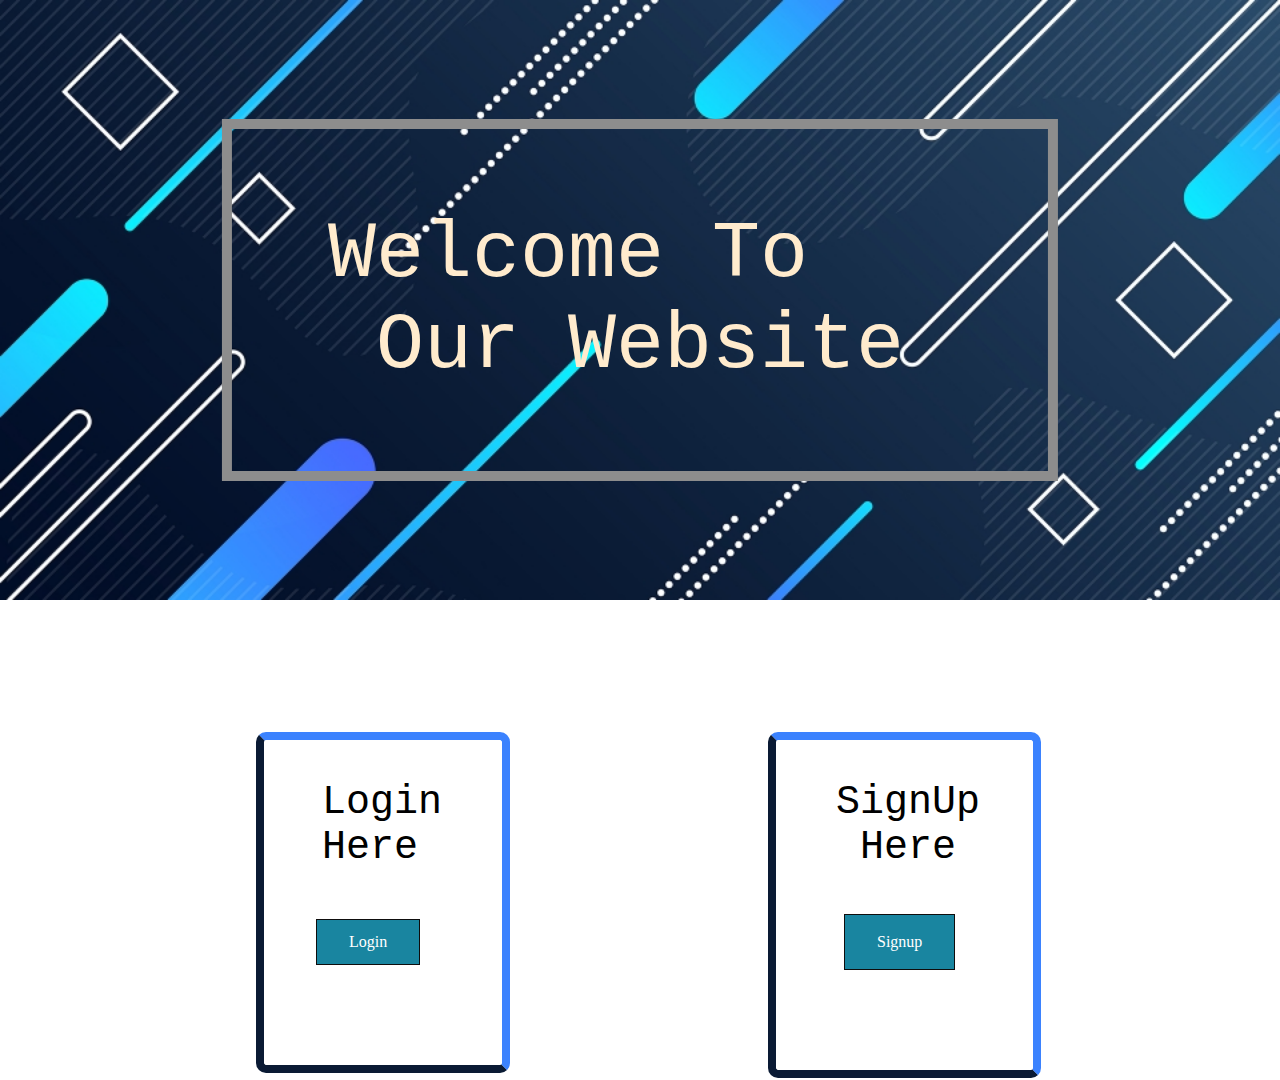
<file: MERN_Stack/Assignment_3/index.html>
<!DOCTYPE html>
<html lang="en">
<head>
    <!-- <meta charset="UTF-8"> -->
    <!-- <meta http-equiv="X-UA-Compatible" content="IE=edge"> -->
    <!-- <meta name="viewport" content="width=device-width, initial-scale=1.0"> -->
    <link rel="stylesheet" href="style.css">
    <title >Home</title>
</head>
<body>


      

               

                    
            <div class="container">

                <img src="./Image/image1.jpg"  width="100%" height="600px"/>           
                
                


                    <div class="mid"><pre>  Welcome To     
Our Website</pre> </div>

<div class="login1"><pre>  Login
  Here</pre>
  <a class="login"href="./Login.html"> Login </a> 
</div>
<div class="SignUp1"><pre>SignUp 
 Here</pre>
<a class="signup" href="./Signup.html"> Signup</a>   
</div>
            </div>        
            
   
</body>
</html>
</file>
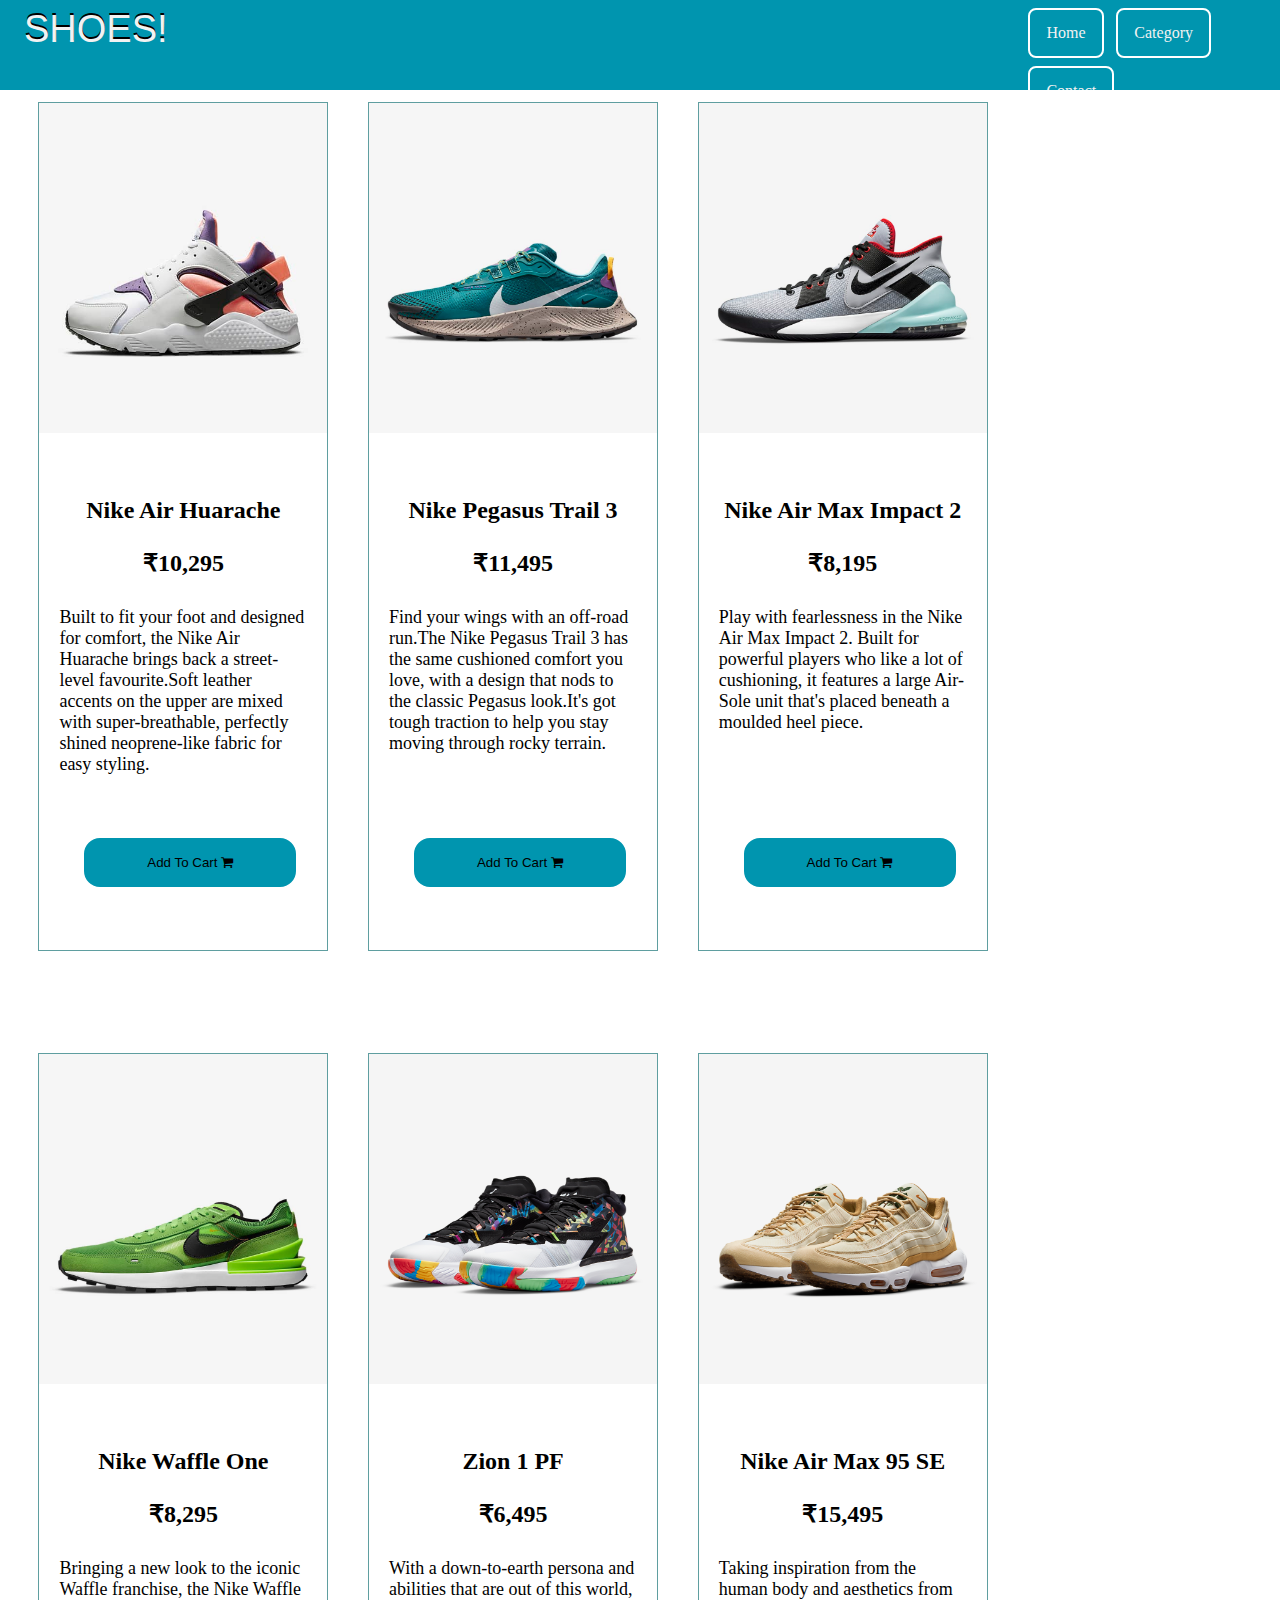
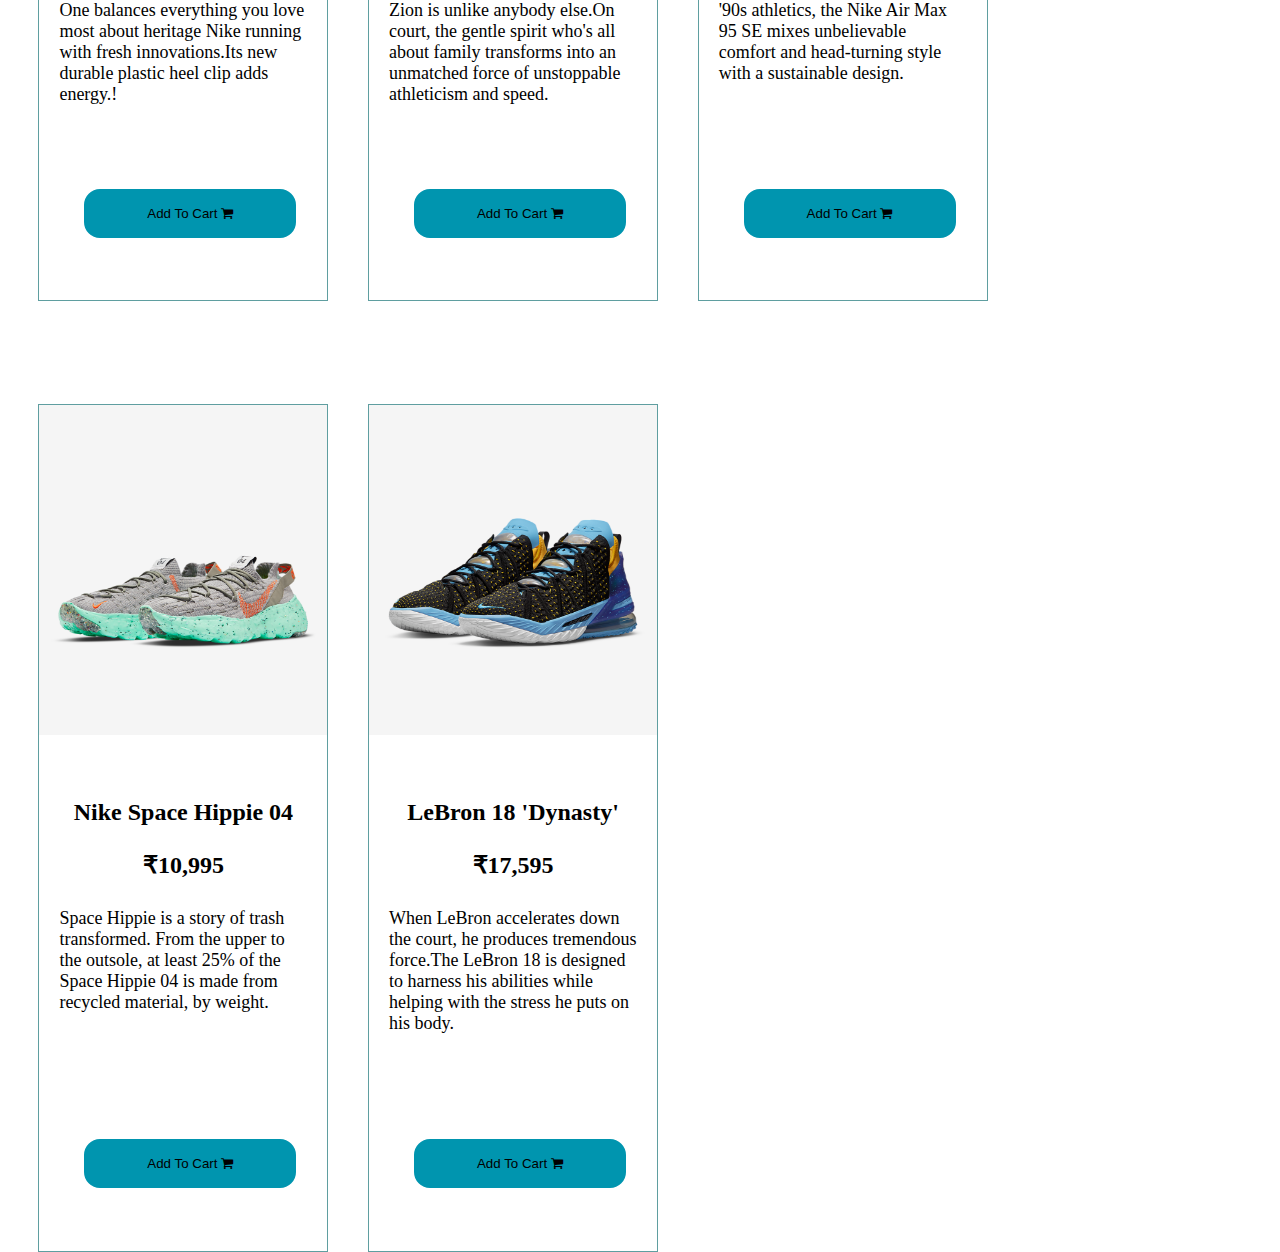
<file: MERN_Stack/Assignment_4/index.html>
<!DOCTYPE html>
<html lang="en">
<head>
    <meta charset="UTF-8">
    <meta http-equiv="X-UA-Compatible" content="IE=edge">
    <meta name="viewport" content="width=device-width, initial-scale=1.0">
    <!-- <link rel="stylesheet" href="https://maxcdn.bootstrapcdn.com/bootstrap/4.0.0/css/bootstrap.min.css" integrity="sha384-Gn5384xqQ1aoWXA+058RXPxPg6fy4IWvTNh0E263XmFcJlSAwiGgFAW/dAiS6JXm" crossorigin="anonymous"> -->
    <link rel="stylesheet" href="https://cdnjs.cloudflare.com/ajax/libs/font-awesome/4.7.0/css/font-awesome.min.css">
    <link rel="stylesheet" href="./Style.css">
   
    <title>Document</title>
</head>
<body>
  
       
       
        <div class="navbar">
         
          <a id="name" href="#">SHOES!</a>
          <a id="nav" href="#">Home</a>
          <a id="nav" href="#">Category</a>
          <a id="nav" href="#">Contact</a>
        </div>
          
      <!-- </nav> -->

        <div class="card"  style="width: 18rem;">
          <img class="card-img-top" src="./Image/Nike1.jpg" alt="Card image cap" height="100px" width="100%">
          <div class="card-body">
            <h5 class="card-title">Nike Air Huarache</h5>
            <h2>₹10,295</h2>
            <p class="card-text">Built to fit your foot and designed for comfort, the Nike Air Huarache brings back a street-level favourite.Soft leather accents on the upper are mixed with super-breathable, perfectly shined neoprene-like fabric for easy styling. </p>
            
               
            <button href="#" id="addToCart" onclick="alert('Added To Cart')">Add To Cart <i class="fa fa-shopping-cart"></i></button>    
          </div>
         
        </div>
        <div class="card"  style="width: 18rem;">
          <img class="card-img-top" src="./Image/nike2.jpg" alt="Card image cap" height="100px"  width="100%">
          <div class="card-body">
            <h5 class="card-title">Nike Pegasus Trail 3</h5>
            <h2>
              ₹11,495</h2>
            <p class="card-text">Find your wings with an off-road run.The Nike Pegasus Trail 3 has the same cushioned comfort you love, with a design that nods to the classic Pegasus look.It's got tough traction to help you stay moving through rocky terrain.</p>
            <button href="#" id="addToCart" onclick="alert('Added To Cart')">Add To Cart <i class="fa fa-shopping-cart"></i> </button>
          </div>
        </div>
        <div class="card"  style="width: 18rem;">
          <img class="card-img-top" src="./Image/nike3.jpg" alt="Card image cap" height="100px"  width="100%">
          <div class="card-body">
            <h5 class="card-title">Nike Air Max Impact 2
        
            </h5>
            <h2>₹8,195</h2>
          <p class="card-text">Play with fearlessness in the Nike Air Max Impact 2. Built for powerful players who like a lot of cushioning, it features a large Air-Sole unit that's placed beneath a moulded heel piece.</p>
                <button href="#" id="addToCart" onclick="alert('Added To Cart')">Add To Cart <i class="fa fa-shopping-cart"></i></button>
          </div>
        </div>
        <div class="card"  style="width: 18rem;">
          <img class="card-img-top" src="./Image/Nike4.jpg" alt="Card image cap" height="100px"  width="100%">
          <div class="card-body">
            <h5 class="card-title">Nike Waffle One</h5>
            <h2>₹8,295</h2>
            <p class="card-text">Bringing a new look to the iconic Waffle franchise, the Nike Waffle One balances everything you love most about heritage Nike running with fresh innovations.Its new durable plastic heel clip adds energy.!</p>
                  <button href="#" id="addToCart" onclick="alert('Added To Cart')">Add To Cart <i class="fa fa-shopping-cart"></i></button>
          </div>
        </div>
        <div class="card"  style="width: 18rem;">
          <img class="card-img-top" src="./Image/nike5.jpg" alt="Card image cap" height="100px"  width="100%">
          <div class="card-body">
            <h5 class="card-title">Zion 1 PF</h5>
            <h2>₹6,495</h2>
            <p class="card-text">With a down-to-earth persona and abilities that are out of this world, Zion is unlike anybody else.On court, the gentle spirit who's all about family transforms into an unmatched force of unstoppable athleticism and speed.</p>
                  <button href="#" id="addToCart" onclick="alert('Added To Cart')">Add To Cart <i class="fa fa-shopping-cart"></i></button>
          </div>
        </div>
        <div class="card"  style="width: 18rem;">
          <img class="card-img-top" src="./Image/nike6.png" alt="Card image cap" height="100px" width="100%">
          <div class="card-body">
            <h5 class="card-title">Nike Air Max 95 SE</h5>
            <h2>₹15,495</h2>
            <p class="card-text">Taking inspiration from the human body and aesthetics from '90s athletics, the Nike Air Max 95 SE mixes unbelievable comfort and head-turning style with a sustainable design. </p>
                        <button href="#" id="addToCart" onclick="alert('Added To Cart')">Add To Cart <i class="fa fa-shopping-cart"></i></button>
          </div>
        </div>
        <div class="card"  style="width: 18rem;">
          <img class="card-img-top" src="./Image/nike7.png" alt="Card image cap" height="100px" width="100%">
          <div class="card-body">
            <h5 class="card-title">Nike Space Hippie 04</h5>
            <h2>₹10,995</h2>
            <p class="card-text">Space Hippie is a story of trash transformed. From the upper to the outsole, at least 25% of the Space Hippie 04 is made from recycled material, by weight. </p>
                     <button href="#" id="addToCart" onclick="alert('Added To Cart')">Add To Cart <i class="fa fa-shopping-cart"></i></button>
          </div>
        </div>
        <div class="card"  style="width: 18rem;">
          <img class="card-img-top" src="./Image/nike8.png" alt="Card image cap" height="100px" width="100%">
          <div class="card-body">
            <h5 class="card-title">LeBron 18 'Dynasty'</h5>
            <h2>₹17,595</h2>
            <p class="card-text">When LeBron accelerates down the court, he produces tremendous force.The LeBron 18 is designed to harness his abilities while helping with the stress he puts on his body.</p>
                      <button href="#" id="addToCart" onclick="alert('Added To Cart')">Add To Cart <i class="fa fa-shopping-cart"></i>  </button>
          </div>
        </div>
      
</body>
</html>
</file>
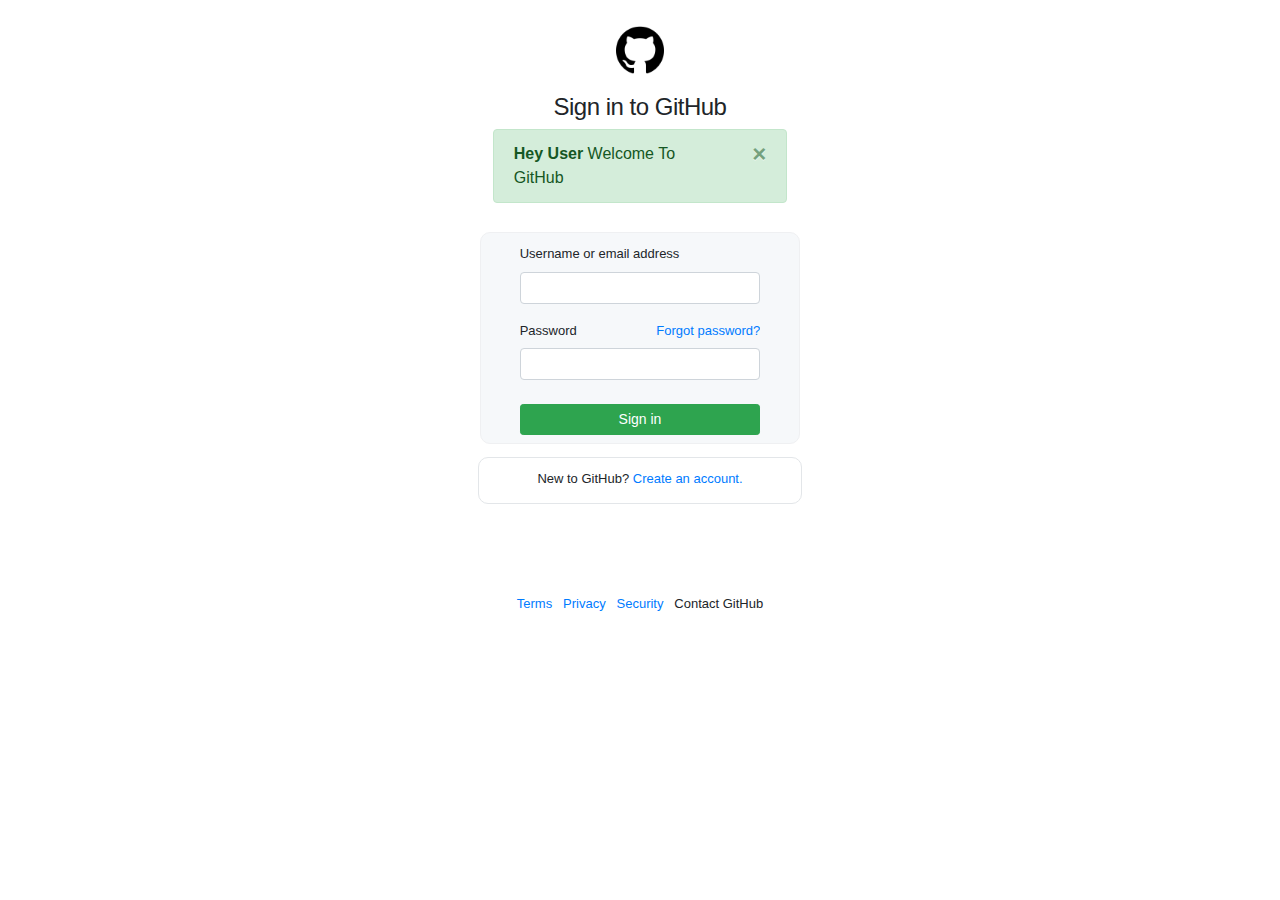
<file: MERN_Stack/Assignment_5/index.html>
<!DOCTYPE html>
<html lang="en">
<head>
    <meta charset="UTF-8">
    <meta http-equiv="X-UA-Compatible" content="IE=edge">
    <meta name="viewport" content="width=device-width, initial-scale=1.0">
    <link rel="stylesheet" href="https://maxcdn.bootstrapcdn.com/bootstrap/4.0.0/css/bootstrap.min.css" integrity="sha384-Gn5384xqQ1aoWXA+058RXPxPg6fy4IWvTNh0E263XmFcJlSAwiGgFAW/dAiS6JXm" crossorigin="anonymous">
    <link rel="stylesheet" href="https://cdnjs.cloudflare.com/ajax/libs/font-awesome/4.7.0/css/font-awesome.min.css">
    <link rel="stylesheet" href="./style.css">
    <script src="https://code.jquery.com/jquery-3.5.1.slim.min.js" integrity="sha384-DfXdz2htPH0lsSSs5nCTpuj/zy4C+OGpamoFVy38MVBnE+IbbVYUew+OrCXaRkfj" crossorigin="anonymous"></script>

<script src="https://cdn.jsdelivr.net/npm/bootstrap@4.5.3/dist/js/bootstrap.bundle.min.js" integrity="sha384-ho+j7jyWK8fNQe+A12Hb8AhRq26LrZ/JpcUGGOn+Y7RsweNrtN/tE3MoK7ZeZDyx" crossorigin="anonymous"></script>

    <title>Document</title>
</head>
<body>

        <img src="./image/logo.png" height="48" width="48" />


    <h1>Sign in to GitHub</h1>
    <div class="d-flex justify-content-center">
    <div class="alert alert-success alert-dismissible fade show" role="alert">
        <strong>Hey User</strong> Welcome To GitHub
        <button type="button" class="close" data-dismiss="alert" aria-label="Close">
          <span aria-hidden="true">&times;</span>
        </button>
      </div>
</div>


    <div class="d-flex justify-content-center"> 
        <div class="box">
           <form action="./index.html">            <label for="exampleInputEmail1">Username or email address</label>
            <br/>
       
            <input type="email" class="form-control" id="exampleInputEmail1" aria-describedby="emailHelp" required /> 
            <label for="exampleInputPassword1"><pre class="pre">Password                      <a href="#">Forgot password?</a></pre></label>
            <!-- <br> -->
            <input type="password" class="form-control" id="exampleInputPassword1" required /> 
            <button type="submit" class="btn btn-sm btn-block" id="btnShow" >Sign in</button>
        </form>

        </div>
        
    
    </div>
    
    <div class="d-flex justify-content-center">
        <div class="box1">
           
            <label>New to GitHub? <a href="#">Create an account.</a> </label>
        
        </div>

    </div>


            <pre><a href="#">Terms  </a> <a href="#">Privacy  </a> <a href="#">Security  </a> Contact GitHub</pre>


    
    
    
</body>
</html>
</file>
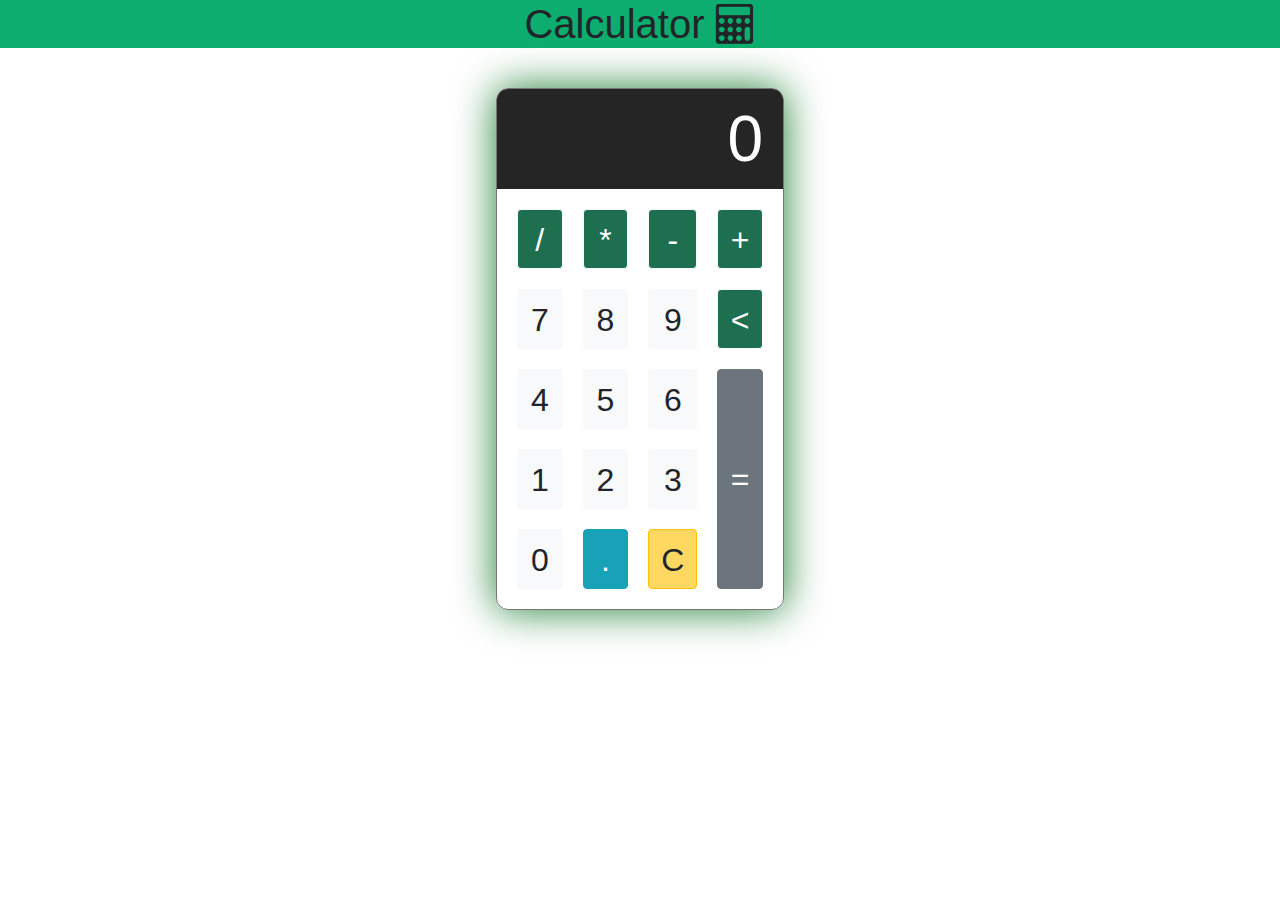
<file: MERN_Stack/Assignment_6 Calculator/index.html>
<!DOCTYPE html>
<html lang="en">
<head>
    <meta charset="UTF-8">
    <meta http-equiv="X-UA-Compatible" content="IE=edge">
    <meta name="viewport" content="width=device-width, initial-scale=1.0">
    <title>Calculator</title>
    <link rel="stylesheet" href="./style.css">
    <link rel="stylesheet" href="https://maxcdn.bootstrapcdn.com/bootstrap/4.0.0/css/bootstrap.min.css" integrity="sha384-Gn5384xqQ1aoWXA+058RXPxPg6fy4IWvTNh0E263XmFcJlSAwiGgFAW/dAiS6JXm" crossorigin="anonymous">
    <link rel="stylesheet" href="https://cdnjs.cloudflare.com/ajax/libs/font-awesome/4.7.0/css/font-awesome.min.css">
    <script src="https://code.jquery.com/jquery-3.5.1.slim.min.js" integrity="sha384-DfXdz2htPH0lsSSs5nCTpuj/zy4C+OGpamoFVy38MVBnE+IbbVYUew+OrCXaRkfj" crossorigin="anonymous"></script>

<script src="https://cdn.jsdelivr.net/npm/bootstrap@4.5.3/dist/js/bootstrap.bundle.min.js" integrity="sha384-ho+j7jyWK8fNQe+A12Hb8AhRq26LrZ/JpcUGGOn+Y7RsweNrtN/tE3MoK7ZeZDyx" crossorigin="anonymous"></script>


</head>
<body>
<h1>Calculator  <i class="fa fa-calculator" aria-hidden="true"></i></h1>    

    <div class="d-flex justify-content-center"> 
        <div class="Calculator">
       <input type="text" class="screen" id="screen" value="0" disabled />
       <!-- <div class="screen">0</div> -->
        
        <div class="calculator-key">
        
            
              
                <button type="button"  class="operator btn btn-success" data-action="divide" value="/"> / </button>
                <button type="button"  class="operator btn btn-success" data-action="multiply" value="*"> * </button>
                <button type="button"  class="operator btn btn-success" data-action="subtract" value="-"> - </button>
                <button type="button"  class="operator btn btn-success" data-action="add" value="+"> + </button>
                <button type="button"  class="btn btn-light waves-effect" value="7"> 7 </button>
                <button type="button"  class="btn btn-light waves-effect" value="8"> 8 </button>
                <button type="button"  class="btn btn-light waves-effect" value="9"> 9 </button>
                <button type="button"  class="operator btn btn-success"  data-action="backspace" value="<-"><</button>
                <button type="button"  class="btn btn-light waves-effect" value="4"> 4 </button>
                <button type="button"  class="btn btn-light waves-effect" value="5"> 5 </button>
                <button type="button"  class="btn btn-light waves-effect" value="6"> 6 </button>
                <button type="button"  class="btn btn-light waves-effect" value="1"> 1 </button>
                <button type="button"  class="btn btn-light waves-effect" value="2"> 2 </button>
                <button type="button"  class="btn btn-light waves-effect" value="3"> 3 </button>
                <button type="button"  class="btn btn-light waves-effect" value="0"> 0 </button>
                <button type="button"  class="btn btn-info waves-effect" data-action="decimal"  value="." id="."> . </button>
                <button type="button"  class="btn btn-warning waves-effect" data-action="clear" value="C"> C </button>
                <button type="button" class="equal-sign operator btn btn-secondary" data-action="equal" value="=">=</button>
                
            </div>
    </div>

        </div>

</body>
<script src="./index.js"></script>
</html>
</file>
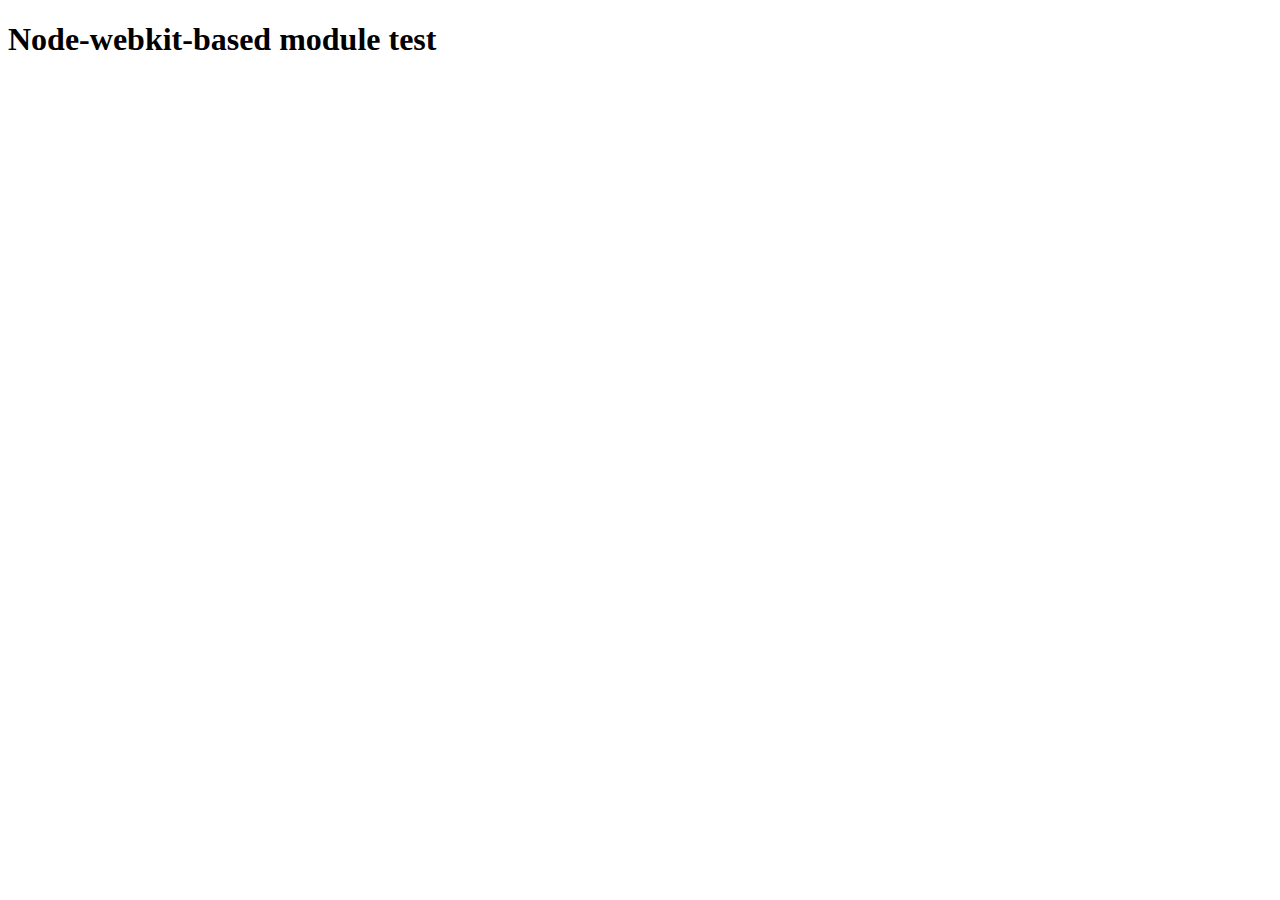
<file: MERN_Stack/Assignment_7/node_modules/@mapbox/node-pre-gyp/lib/util/nw-pre-gyp/index.html>
<!doctype html>
<html>
<head>
<meta charset="utf-8">
<title>Node-webkit-based module test</title>
<script>
function nwModuleTest(){
   var util = require('util');
   var moduleFolder = require('nw.gui').App.argv[0];
   try {
      require(moduleFolder);
   } catch(e) {
      if( process.platform !== 'win32' ){
         util.log('nw-pre-gyp error:');
         util.log(e.stack);
      }
      process.exit(1);
   }
   process.exit(0);
}
</script>
</head>
<body onload="nwModuleTest()">
<h1>Node-webkit-based module test</h1>
</body>
</html>
</file>
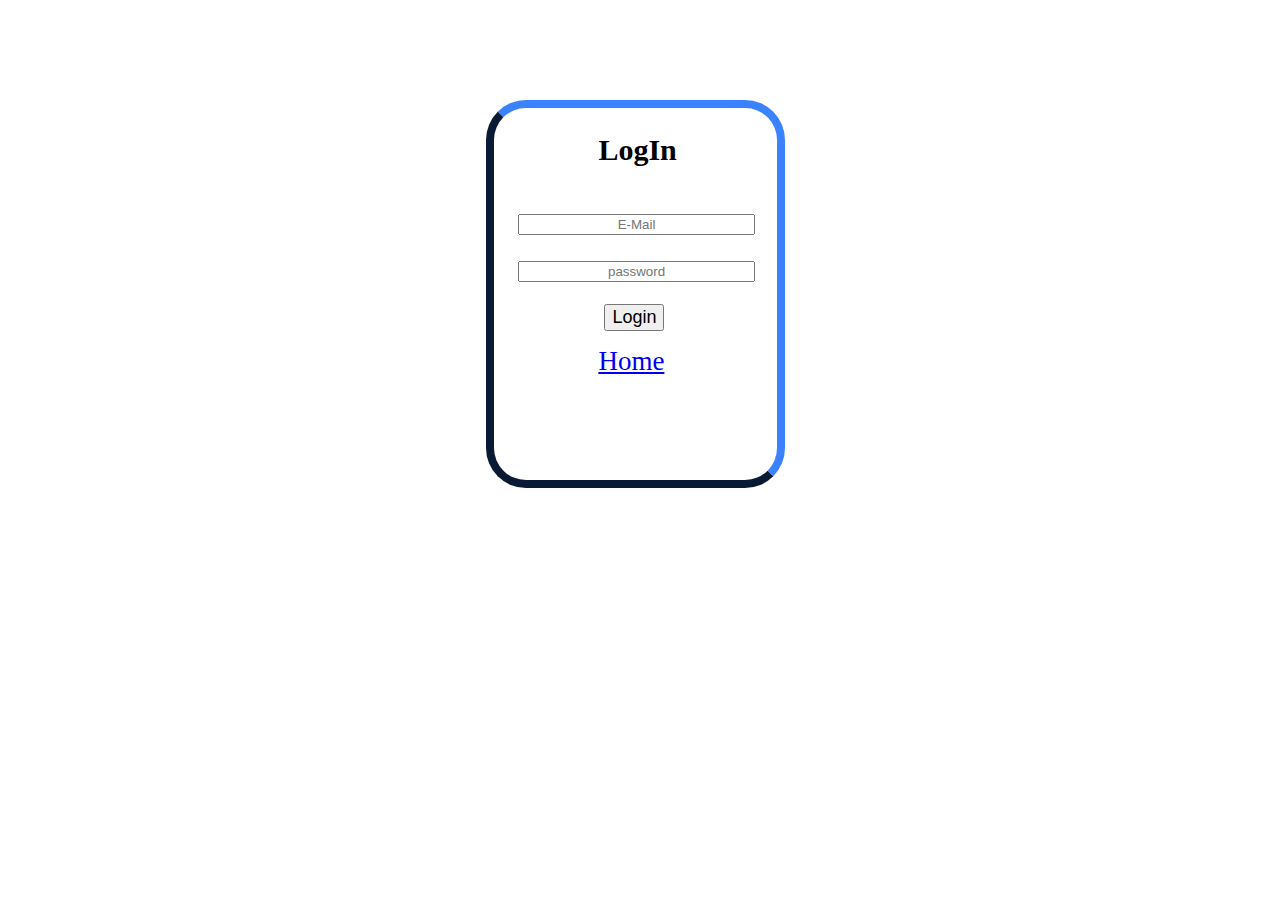
<file: MERN_Stack/Assignment_3/Login.html>
<!DOCTYPE html>
<html lang="en">
<head>
    <meta charset="UTF-8">
    <meta http-equiv="X-UA-Compatible" content="IE=edge">
    <meta name="viewport" content="width=device-width, initial-scale=1.0">
    <link rel="stylesheet" href="style.css">
    <title>Document</title>
</head>
<body >  
    <div class="L_login1">
        <h2 class="h2">LogIn</h2>
        <form action="./index.html">        <input type="email" placeholder="E-Mail" class="tag" required/>
        <input type="password" placeholder="password" class="tag" required/>
       <!-- <input type="button"  value="Login"  /> -->
       <input type="submit" class="submit" value="Login" />
    </form>


       <a  href="./index.html"> Home </a> 
      </div>
</body>
</html>
</file>
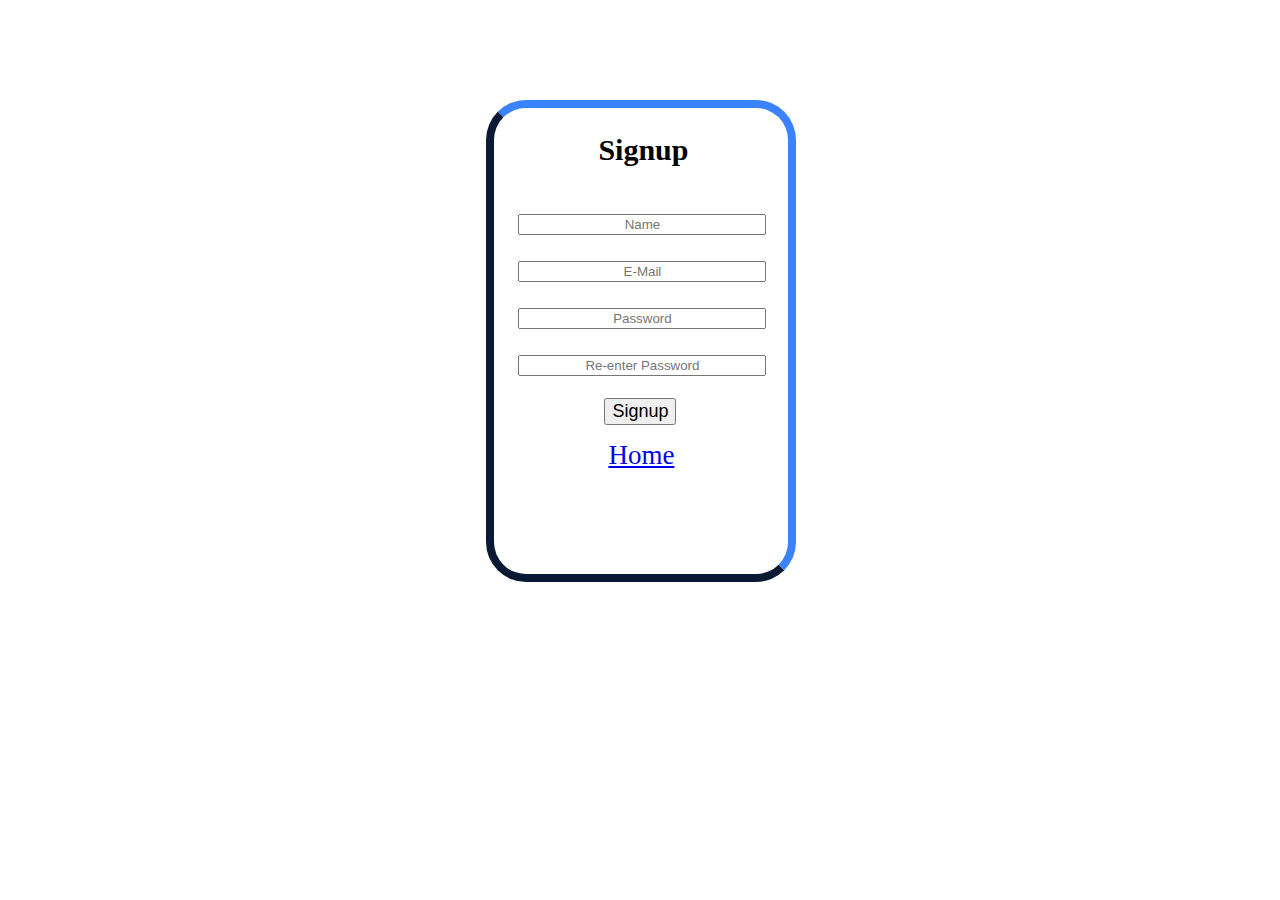
<file: MERN_Stack/Assignment_3/Signup.html>
<!DOCTYPE html>
<html lang="en">
<head>
    <meta charset="UTF-8">
    <meta http-equiv="X-UA-Compatible" content="IE=edge">
    <meta name="viewport" content="width=device-width, initial-scale=1.0">
    <link rel="stylesheet" href="style.css">
    <title>Document</title>
</head>
<body>
    <div class="L_login1">
        <h2 class="h2">Signup</h2>
        <form action="./index.html">
        <input type="text" placeholder="Name" class="tag" required />
        <input type="email" placeholder="E-Mail" class="tag" required/>
        <input type="password" placeholder="Password" class="tag" required/>
        <input type="password" placeholder="Re-enter Password" class="tag" required />
       <input  type="submit" class="submit" value="Signup"   />
    </form>
       <a href="./index.html" class="a1"> Home </a> 
      </div>
</body>
</html>
</file>
<file: MERN_Stack/Assignment_3/style.css>
.mid{
     text-align: center !important;
     color: blanchedalmond;
    font-size: 80px;
    font-family: 'Lucida Sans', 'Lucida Sans Regular', 'Lucida Grande', 'Lucida Sans Unicode', Geneva, Verdana, sans-serif;
    
    
    
        border: 1px solid rgb(141, 141, 141);
        border-width: 10px; 
       

        position: absolute;
        top: 300px;
        left: 50%;
        transform : translate(-50%, -50%);
}




     
        .login1 .login {
            background-color:#1985a0;
            border: 1px solid rgb(14, 13, 13);
            color: white;
            /* position: absolute; */
            padding: 13px 32px;
            margin-left: 42px;
            text-align: center;
            text-decoration: none;
            display: inline-block;
            font-size: 16px;
          }
          .SignUp1 .signup {
            background-color: #1985a0;
            border: 1px solid rgb(14, 13, 13);
            color: white;
            padding: 18px 32px;
            margin-left: 8px;
            text-align: center;
            text-decoration: none;
            display: inline-block;
            font-size: 16px;
          }
      





            .login1{
                border: #3b82fe 8px solid;
                border-left-color: rgb(10 26 52);
                border-bottom-color:rgb(10 26 52);
                padding-left: 10px;
                font-size: 40px;
                border-radius: 10px;

                    position: absolute;
                margin-top: 10%;
                padding-bottom: 100px;
                padding-right: 60px;
                    margin-left: 20%; 
                         margin-right: 900px;
                         margin-bottom: 200px;
            }
            .L_login1{
                border: #3b82fe 8px solid;
                border-left-color: rgb(10 26 52);
                border-bottom-color:rgb(10 26 52);
                padding-left: 50px;
                font-size: 40px;
                border-radius: 40px;
/* padding-right: 50px; */
                    position: absolute;
                margin-top: 100px;
                padding-bottom: 100px;
                padding-right: 100px;
                    margin-left: 38%; 
                    margin-right: 900px;

            }
            @media screen and (max-width: 600px) {
                .L_login1{
                    border: #3b82fe 8px solid;
                    border-left-color: rgb(10 26 52);
                    border-bottom-color:rgb(10 26 52);
                    padding-left: 50px;
                    font-size: 40px;
                    border-radius: 40px;
    /* padding-right: 50px; */
                        position: absolute;
                    margin-top: 100px;
                    padding-bottom: 100px;
                    padding-right: 100px;
                        margin-left: 11%; 

    
                }
              }
            .tag{
                margin-left: -26px;
                text-align: center;
                width: 100%;
                padding-left: 50px;
                padding-right: 50px;
            }
            .h2{
                font-size: 30px;
                padding-left: 54px;
                /* text-align: center; */
            }
.submit{
    text-align: center;
    margin-left: 60px;
    /* margin-right: 50px; */
    /* margin-right: 120px; */
    font-size: 18px;
}
a{
    font-size: 27px;
    padding-left: 54px
}
.a1{
    padding-left: 64px;
}
            .SignUp1{ 
                border: #3b82fe 8px solid;
                border-left-color: rgb(10 26 52);
                border-bottom-color:rgb(10 26 52);
                border-radius: 10px;
                padding-left: 60px;
                font-size: 40px;
                
                padding-right: 29px;
                    position: absolute;
                margin-top: 10%;
                padding-bottom: 100px;
                    margin-left: 60%;
                 margin-right: 900px;            
                   } 
                   
                   body{
            margin: 0px;
        }
</file>
<file: MERN_Stack/Assignment_4/Style.css>
.navbar-collapse{
    margin-left: 76%;
}
body{
    margin-top: 14%;
}

    .card{
        /* padding-left: 1%; */
        /* padding-top: 1%; */
        float: left;
        margin-left: 3%;
            border: 1px cadetblue solid;
        margin-right: 0.1%;
            margin-top: 8%;
            
    }

        


    .card-img-top {
        height: 330px;
    }


        .card-body {
    -webkit-box-flex: 1;
    -ms-flex: 1 1 auto;
    flex: 1 1 auto;
    height: 334px;
    padding: 1.25rem;
    margin-bottom: 48%;
}


    .card-text{
            padding-top: 4%;
        height: 40%;
        font-size:18px;
        /* padding-bottom: 10%; */
    }
.card-title{
    margin-bottom: 10%;
     text-align: center;
    font-size: 24px;
    
}


#addToCart{
   
    border-radius: 16px;
    border: 16px solid #0095af;
    margin-top: 32%;
    background: #0095af;
    color: black;
    border-radius: 16px;
    margin-left: 10%;
    padding-left: 19%;
    padding-right: 19%;
    margin-bottom: 10%;
}
#addToCart:hover{
   cursor: pointer;
}
        .card-text{
            height: 1;
        }


        .navbar {
            overflow: hidden;
            background-color: rgb(0, 149, 175);
            position: fixed; /* Set the navbar to fixed position */
            top: 0; /* Position the navbar at the top of the page */
            width: 100%; /* Full width */
            height: 10%;
          }
          
          /* Links inside the navbar */
          .navbar a {
              
              margin-top: 8px;
            float: left;
            display: block;
            color: #f2f2f2;
            text-align: center;
            padding: 14px 16px;
            text-decoration: none;
          }
          #name{
                    padding-top: inherit;
              font-family: 'Gill Sans', 'Gill Sans MT', Calibri, 'Trebuchet MS', sans-serif;
              /* font-size: 18px; */

                font-size: 38px;
              margin-left: 8px;
              margin-right:65%  ;
              /* border: 2px solid black; */
            /* border-radius: 38px; */
            text-shadow: 0px -2px #000;
              
          }
          #name:hover{

                color: black !important;
                text-shadow: 0px 2px rgb(214, 206, 206);
        
          }
          #nav{
              /* margin-left: 77%; */
              border: 2px solid rgb(255, 255, 255);
              border-radius: 8px;
              margin-left: 1%;
          }
          #nav:hover{
            border: 2px solid rgb(10, 8, 8);
              border-radius: 8px;
            }
          
          /* Change background on mouse-over */
          .navbar a:hover {
            /* background: #ddd; */
            color: black;
          }
          
          /* Main content */
          .main {
            margin-top: 30px; /* Add a top margin to avoid content overlay */
          }
          body{
              margin: 0px;
          }
          @media screen and (max-width: 600px) {

            .card{

                float: left;
                margin-top:24% !important;
                margin-left: 10%;
                    border: 1px cadetblue solid;
                margin-right: 0.1%;
                    /* margin-top: 8%; */
                    
            }
            #name{
                padding-top: 8px !important;
                font-family: 'Gill Sans', 'Gill Sans MT', Calibri, 'Trebuchet MS', sans-serif;
                /* font-size: 18px; */
                text-align: center;
                margin-left: 34% !important;
                margin-right:72%  ;
                border: none !important;
              border-radius: 38px;
              font-size: 30px;
              text-shadow: 0px -2px #000;
                
            }
        }
        h2{
            margin-top: 2%;
            text-align: center;
        }
</file>
<file: MERN_Stack/Assignment_5/style.css>
h1{
    font-family:Impact, Haettenschweiler, 'Arial Narrow Bold', sans-serif
}
.alert{
    /* display:none; */
    width:23%;    
     
  }
.box{
    padding: 8px 39px 8px 39px;
    /* padding-left: 100px;
    padding-right: 100px; */
    margin-top: 1%;
    background-color: #f6f8fa;
    border-radius: 10px;
    border: 1px solid #eff0f2;
}
 .btn-block{
     background-color: #2ea44f;
     border-color: #2ea44f;
    margin-top: 10%;
    color: white;
}
.btn-primary:hover {
    color: none;

    background-color: #2ea44f;
    border-color: #2ea44f;
}
label{
    font-size: 13px;
}
h1{
    text-align: center;
    font-size: 24px;
    font-weight: 300;
    letter-spacing: -.5px;
    font-family: -apple-system,BlinkMacSystemFont,Segoe UI,Helvetica,Arial,sans-serif,Apple Color Emoji,Segoe UI Emoji;
    margin-top: 19px;
}
img{
    
    display: block;  

        margin-top: 2%;
    margin-left: auto;  
    margin-right: auto;  
}
.form-control {
    display: block;
    width: 100%;
    height: 16%;
}

.box1{
    padding: 10px 58px 7px 58px;
    /* padding-left: 100px;
    padding-right: 100px; */
    margin-top: 1%;
    background-color: #ffffff;
    border-radius: 10px;
    border: 1px solid #e3e6e9;
    font-size: 14px;
}
pre{
    text-align: center;
    margin-top: 7%;
    font-size:small;
    font-family: -apple-system,BlinkMacSystemFont,Segoe UI,Helvetica,Arial,sans-serif,Apple Color Emoji,Segoe UI Emoji;

}
 .pre{
     /* margin-top: 7%; */
     margin-bottom: 0%;
 }


 @media screen and (max-width: 600px) {
    .box1{
        margin-top: 3% !important;
        padding: 10px 58px 7px 58px;
        /* padding-left: 100px;
        padding-right: 100px; */
        margin-top: 3%;
        background-color: #ffffff;
        border-radius: 10px;
        border: 1px solid #e3e6e9;
        font-size: 14px;
    }
    .alert{
        /* display:none; */
        
            width: 86%;
         
      }
}
</file>
<file: MERN_Stack/Assignment_6 Calculator/style.css>
.Calculator{
    display: grid;
    border: 1px solid #757575;
    border-radius: 12px;
    box-shadow: 0 0 40px 0px #1e7e34;
  margin-left: auto;
  margin-right: auto;
  margin-top: 2em;
  max-width: 18em;
  overflow: hidden;

}



    
    .equal-sign {
        height: 100%;
        grid-area: 3 / 4 / 6 / 5;
      }
    button {
        height: 60px;
        font-size: 2rem!important;
      }

      .calculator-key {
        display: grid;
        grid-template-columns: repeat(4, 1fr);
        grid-gap: 20px;
        padding: 20px;
      }
      .screen {
        width: 100%;
        height: 100px;
        border: none;
        background-color: #252525;
        color: #fff;
        text-align: right;
        padding-right: 20px;
        padding-left: 10px;
        font-size: 4rem;
      }





      .btn-warning {
        color: #212529;
        background-color: #ffd862 !important;
        border-color: #ffc107;
    }
    .btn-success {
        color: #fff;
        background-color: #1d6f4f !important;
        border-color: #f8f9fa !important;
    }



      h1{
        text-align: center;
        background-color: #0cad6e;
      }
      .left {
        transform: rotate(135deg);
        -webkit-transform: rotate(135deg);
      }.arrow {
        border: solid black;
        border-width: 0 3px 3px 0;
        display: inline-block;
        padding: 3px;
      }
</file>
